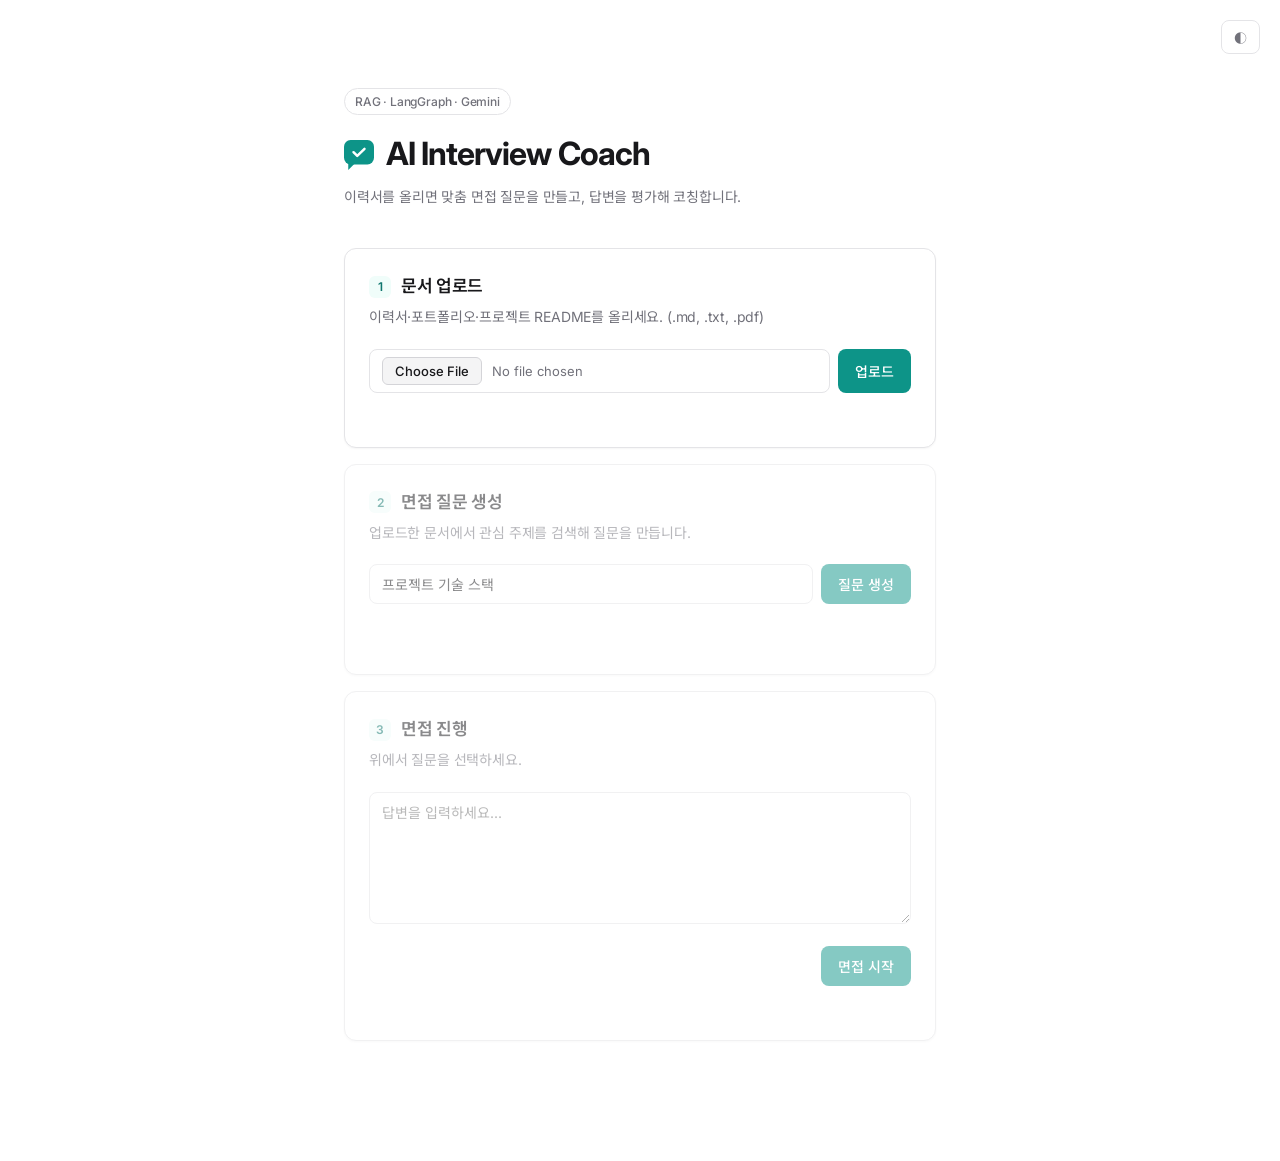
<file: static/index.html>
<!DOCTYPE html>
<html lang="ko">
<head>
  <meta charset="UTF-8">
  <meta name="viewport" content="width=device-width, initial-scale=1.0">
  <title>AI Interview Coach</title>
  <link rel="icon" href="/static/favicon.svg" type="image/svg+xml">
  <link rel="preconnect" href="https://fonts.googleapis.com">
  <link rel="preconnect" href="https://fonts.gstatic.com" crossorigin>
  <link href="https://fonts.googleapis.com/css2?family=Inter:wght@400;500;600;700&family=Noto+Sans+KR:wght@400;500;700&display=swap" rel="stylesheet">
  <link rel="stylesheet" href="/static/style.css">
</head>
<body>
  <div class="toggles">
    <button id="theme-toggle" aria-label="테마 전환" title="라이트/다크 전환">◐</button>
  </div>

  <header>
    <div class="badge">RAG · LangGraph · Gemini</div>
    <h1>
      <!-- fill을 var(--accent)로 두어 다크 모드에서 밝은 틸로 함께 바뀐다 -->
      <svg class="logo" viewBox="0 0 64 64" fill="none" aria-hidden="true">
        <rect width="64" height="52" rx="14" fill="var(--accent)"/>
        <path d="M9 50 L9 64 L23 50 Z" fill="var(--accent)"/>
        <path d="M20.25 26 L28.25 34 L43.75 19" stroke="var(--accent-fg)" stroke-width="5.25" stroke-linecap="round" stroke-linejoin="round"/>
      </svg>
      AI Interview Coach
    </h1>
    <p class="subtitle">이력서를 올리면 맞춤 면접 질문을 만들고, 답변을 평가해 코칭합니다.</p>
  </header>

  <main>
    <!-- STEP 1: 문서 업로드 -->
    <section class="card" id="step-upload">
      <div class="step-head"><span class="step-num">1</span><h2>문서 업로드</h2></div>
      <p class="hint">이력서·포트폴리오·프로젝트 README를 올리세요. (.md, .txt, .pdf)</p>
      <div class="upload-row">
        <input type="file" id="file-input" accept=".md,.txt,.pdf">
        <button id="upload-btn">업로드</button>
      </div>
      <div class="status" id="upload-status"></div>
    </section>

    <!-- STEP 2: 질문 생성 -->
    <section class="card disabled" id="step-questions">
      <div class="step-head"><span class="step-num">2</span><h2>면접 질문 생성</h2></div>
      <p class="hint">업로드한 문서에서 관심 주제를 검색해 질문을 만듭니다.</p>
      <div class="upload-row">
        <input type="text" id="query-input" placeholder="예: JWT 인증 경험, 프로젝트 트러블슈팅" value="프로젝트 기술 스택">
        <button id="generate-btn">질문 생성</button>
      </div>
      <div class="status" id="generate-status"></div>
      <ul class="question-list" id="question-list"></ul>
    </section>

    <!-- STEP 3: 멀티턴 면접 -->
    <section class="card disabled" id="step-interview">
      <div class="step-head">
        <span class="step-num">3</span>
        <h2>면접 진행</h2>
        <span class="turn-badge" id="turn-badge" hidden></span>
      </div>
      <p class="hint" id="interview-hint">위에서 질문을 선택하세요.</p>

      <!-- 턴이 쌓이는 대화 타임라인 -->
      <div id="timeline"></div>

      <!-- 현재 답해야 할 질문 (세션 진행 중에만 보임) -->
      <div class="current-question" id="current-question" hidden></div>

      <div id="answer-area">
        <textarea id="answer-input" placeholder="답변을 입력하세요..." rows="5"></textarea>
        <div class="answer-actions">
          <!-- 남은 턴을 채우지 않고 중간에 끝낼 수 있는 유일한 출구 -->
          <button id="end-session-btn" class="secondary" hidden>면접 종료</button>
          <button id="submit-btn">면접 시작</button>
        </div>
      </div>

      <div class="status" id="interview-status"></div>

      <!-- 고정 지식에 근거가 없어 채점을 보류했을 때 (Phase 17).
           이어갈지 끝낼지는 사용자가 정한다 -->
      <div class="session-end" id="scope-choice" hidden>
        <p id="scope-message"></p>
        <button id="scope-continue-btn">다른 질문으로 계속하기</button>
        <button id="scope-end-btn" class="secondary">면접 종료</button>
      </div>

      <!-- 세션 종료 안내 -->
      <div class="session-end" id="session-end" hidden>
        <p id="end-message"></p>
        <button id="summary-btn" class="secondary">요약 다시 보기</button>
        <button id="restart-btn">다른 질문으로 다시 시작</button>
      </div>
    </section>
  </main>

  <!-- 면접이 끝나면 전체를 한 화면에서 되짚어 볼 수 있게 하는 요약.
       타임라인은 위아래로 길어서 흐름과 총평이 한눈에 안 들어온다 -->
  <div class="modal-backdrop" id="summary-modal" hidden>
    <div class="modal" role="dialog" aria-modal="true" aria-labelledby="summary-title">
      <div class="modal-head">
        <h3 id="summary-title">모의 면접 요약</h3>
        <button id="summary-close" class="icon-btn" aria-label="닫기">&times;</button>
      </div>
      <div class="modal-body" id="summary-body"></div>
      <div class="modal-foot">
        <button id="summary-close-btn" class="secondary">닫고 기록 보기</button>
        <button id="summary-restart-btn">다른 질문으로 다시 시작</button>
      </div>
    </div>
  </div>

  <script src="/static/app.js"></script>
</body>
</html>
</file>
<file: static/style.css>
/* ===== 테마 변수 =====
   무채색으로 위계를 만들고, 포인트색(틸)은 조작할 수 있는 곳과
   상태 표시에만 쓴다.

   무채색 안(neutral)도 비교용으로 정의를 남겨뒀다.
   `<html data-accent="neutral">`로 두면 검정 액센트로 바뀐다. */

:root {
  /* 무채색 위계 (light) */
  --bg: #ffffff;
  --surface: #fafafa;
  --card: #ffffff;
  --border: #e4e4e7;
  --border-strong: #d4d4d8;
  --text: #18181b;
  --text-soft: #71717a;
  --text-faint: #a1a1aa;

  /* 포인트색 */
  --accent: #0d9488;
  --accent-fg: #ffffff;        /* 액센트 배경 위에 올라가는 글자색 */
  --accent-soft: #f0fdfa;
  --accent-text: #0f766e;

  /* 보조 버튼용 회색. 입력창 배경과 구분되도록 한 단계 어둡다 */
  --subtle-bg: #f4f4f5;

  /* 점수 뱃지. 화면에서 유일하게 색이 살아있는 자리 */
  --good: #15803d; --good-bg: #f0fdf4; --good-border: #bbf7d0;
  --mid:  #b45309; --mid-bg:  #fffbeb; --mid-border:  #fde68a;
  --bad:  #b91c1c; --bad-bg:  #fef2f2; --bad-border:  #fecaca;

  --radius: 12px;
  --radius-sm: 8px;
  /* 그림자는 거의 쓰지 않는다. 경계는 border가 만든다 */
  --shadow: 0 1px 2px rgba(0, 0, 0, 0.04);
}

/* 비교용 무채색 안 */
:root[data-accent="neutral"] {
  --accent: #18181b;
  --accent-fg: #ffffff;
  --accent-soft: #f4f4f5;
  --accent-text: #18181b;
}

:root[data-theme="dark"] {
  --bg: #09090b;
  --surface: #18181b;
  --card: #18181b;
  --border: #27272a;
  --border-strong: #3f3f46;
  --text: #fafafa;
  --text-soft: #a1a1aa;
  --text-faint: #71717a;

  /* 어두운 배경에서는 밝은 틸이라야 대비가 선다 */
  --accent: #2dd4bf;
  --accent-fg: #06201c;
  --accent-soft: #133b36;
  --accent-text: #5eead4;

  --subtle-bg: #27272a;

  --good: #4ade80; --good-bg: #14261a; --good-border: #1c4529;
  --mid:  #fbbf24; --mid-bg:  #271d0d; --mid-border:  #4a3410;
  --bad:  #f87171; --bad-bg:  #2a1515; --bad-border:  #4c1d1d;

  --shadow: none;
}

/* 다크에서 무채색 안은 흰 버튼 + 검은 글씨로 뒤집힌다 */
:root[data-theme="dark"][data-accent="neutral"] {
  --accent: #fafafa;
  --accent-fg: #18181b;
  --accent-soft: #27272a;
  --accent-text: #fafafa;
}

/* ===== 기본 ===== */
* { box-sizing: border-box; }

/* hidden 속성은 브라우저 기본 스타일의 display:none으로 동작하는데,
   CSS에서 display를 명시한 요소(예: display:flex)에서는 그 규칙이 우선해
   hidden이 무시된다. 숨김은 항상 이기도록 못박는다 */
[hidden] { display: none !important; }

html { background: var(--bg); }
body {
  margin: 0;
  font-family: "Inter", "Noto Sans KR", -apple-system, BlinkMacSystemFont, sans-serif;
  background-color: var(--bg);
  color: var(--text);
  line-height: 1.6;
  -webkit-font-smoothing: antialiased;
  letter-spacing: -0.011em;
  min-height: 100vh;
}

/* ===== 상단 토글 ===== */
.toggles {
  position: fixed;
  top: 20px; right: 20px;
  display: flex; gap: 8px;
  z-index: 10;
}
.toggles button {
  height: 34px;
  padding: 0 12px;
  border-radius: var(--radius-sm);
  border: 1px solid var(--border);
  background: var(--card);
  color: var(--text-soft);
  font-size: 13px; font-weight: 500; font-family: inherit;
  cursor: pointer;
  display: flex; align-items: center; gap: 6px;
  transition: color 0.12s, border-color 0.12s;
}
.toggles button:hover { color: var(--text); border-color: var(--border-strong); }
.swatch {
  width: 10px; height: 10px; border-radius: 50%;
  background: var(--accent);
  border: 1px solid var(--border);
}

/* ===== 헤더 ===== */
header {
  max-width: 640px;
  margin: 0 auto;
  padding: 88px 24px 40px;
}
.badge {
  display: inline-block;
  font-size: 12px; font-weight: 500;
  color: var(--text-soft);
  border: 1px solid var(--border);
  padding: 3px 10px;
  border-radius: 100px;
  margin-bottom: 20px;
}
header h1 {
  margin: 0;
  font-size: 32px;
  font-weight: 700;
  letter-spacing: -0.03em;
  line-height: 1.2;
  display: flex;
  align-items: center;
  gap: 12px;
}
/* 말풍선 꼬리가 아래로 뻗어 있어, 글자와 시각적 중심을 맞추려면 살짝 올려야 한다 */
.logo { width: 30px; height: 30px; flex-shrink: 0; margin-top: 2px; }
.subtitle {
  color: var(--text-soft);
  margin: 12px 0 0;
  font-size: 14px;
}

/* ===== 레이아웃 ===== */
main {
  max-width: 640px;
  margin: 0 auto;
  padding: 0 24px 120px;
  display: flex;
  flex-direction: column;
  gap: 16px;
}

/* ===== 카드 ===== */
.card {
  background: var(--card);
  border: 1px solid var(--border);
  border-radius: var(--radius);
  padding: 24px;
  box-shadow: var(--shadow);
  transition: opacity 0.2s;
}
.card.disabled {
  opacity: 0.5;
  pointer-events: none;
}

.step-head { display: flex; align-items: center; gap: 10px; margin-bottom: 4px; }
.step-num {
  display: inline-flex; align-items: center; justify-content: center;
  width: 22px; height: 22px; border-radius: 6px;
  background: var(--accent-soft); color: var(--accent-text);
  font-weight: 600; font-size: 12px;
}
.step-head h2 {
  margin: 0; font-size: 17px; font-weight: 600;
  letter-spacing: -0.02em;
}
.hint { color: var(--text-soft); font-size: 14px; margin: 6px 0 20px; }

/* ===== 입력 요소 ===== */
.upload-row { display: flex; gap: 8px; align-items: stretch; }
input[type="text"], input[type="file"], textarea {
  flex: 1;
  padding: 9px 12px;
  border: 1px solid var(--border);
  border-radius: var(--radius-sm);
  font-size: 14px; font-family: inherit;
  background: var(--bg);
  color: var(--text);
  transition: border-color 0.12s;
}
input[type="text"]:focus, textarea:focus {
  outline: none;
  border-color: var(--text-faint);
}
input[type="file"] { padding: 7px 12px; cursor: pointer; font-size: 13px; color: var(--text-soft); }
/* 입력창과 같은 흰색이면 버튼인지 안 보인다. 한 단계 어두운 회색으로 구분한다
   (포인트색은 주요 액션에만 쓰고, 파일 선택 같은 보조 동작에는 쓰지 않는다) */
input[type="file"]::-webkit-file-upload-button {
  border: 1px solid var(--border-strong); background: var(--subtle-bg); color: var(--text);
  padding: 5px 12px; border-radius: 6px; margin-right: 10px;
  font-weight: 500; cursor: pointer; font-family: inherit; font-size: 13px;
  transition: background 0.12s;
}
input[type="file"]::-webkit-file-upload-button:hover { background: var(--border); }
textarea { width: 100%; resize: vertical; margin-bottom: 12px; line-height: 1.6; }

/* 답변 제출 버튼은 입력창 오른쪽 아래에 둔다.
   글을 다 쓰고 시선이 끝나는 자리라 다음 동작을 찾기 쉽다 */
#answer-area { display: flex; flex-direction: column; align-items: flex-end; }
#answer-area textarea { width: 100%; }
/* 종료는 제출 왼쪽에 둔다. 주 동작(제출)이 시선이 끝나는 오른쪽 끝을 지키고,
   되돌릴 수 없는 종료는 한 칸 물러나 있어야 잘못 누를 일이 줄어든다 */
.answer-actions { display: flex; gap: 8px; align-items: center; margin-top: 10px; }

/* 세션이 도는 동안 질문 목록을 눌리지 않게 한다.
   왜 안 되는지 문구로 설명하는 대신 잠긴 모습으로 보여준다 */
.question-list.locked li { pointer-events: none; opacity: 0.45; }

button {
  padding: 9px 16px;
  border: 1px solid transparent;
  border-radius: var(--radius-sm);
  background: var(--accent); color: var(--accent-fg);
  font-size: 14px; font-weight: 500; font-family: inherit;
  cursor: pointer; white-space: nowrap;
  transition: opacity 0.12s;
}
button:hover { opacity: 0.85; }
button:disabled { opacity: 0.4; cursor: not-allowed; }

/* ===== 상태 메시지 ===== */
.status { font-size: 13px; margin-top: 12px; min-height: 18px; color: var(--text-soft); }
.status.loading { color: var(--text-soft); }
.status.error { color: var(--bad); font-weight: 500; }
/* 완료 메시지는 그냥 지나치기 쉬워 포인트색과 체크 표시로 눈에 띄게 한다 */
.status.success { color: var(--accent-text); }
.status.success::before { content: "✓"; margin-right: 5px; font-weight: 700; }
/* 핵심 문구(예: "업로드 완료:")만 굵게. 파일명·수치는 보통 굵기로 둔다 */
.status strong { font-weight: 700; }

/* ===== 질문 리스트 ===== */
.question-list { list-style: none; padding: 0; margin: 16px 0 0; display: flex; flex-direction: column; gap: 6px; }
.question-list li {
  padding: 12px 14px;
  /* 왼쪽만 굵게 두되, 선택 전에도 보이도록 회색을 준다.
     transparent로 두면 그 변만 선이 사라진 것처럼 보인다 */
  border: 1px solid var(--border);
  border-left: 3px solid var(--border-strong);
  border-radius: var(--radius-sm);
  cursor: pointer; font-size: 14px;
  color: var(--text-soft);
  transition: border-color 0.12s, color 0.12s, background 0.12s;
}
.question-list li:hover {
  border-color: var(--border-strong);
  border-left-color: var(--accent);
  color: var(--text);
}
.question-list li.selected {
  border-color: var(--border);
  border-left-color: var(--accent);
  background: var(--accent-soft);
  color: var(--text);
  font-weight: 500;
}

/* ===== 멀티턴 면접 ===== */
.step-head .turn-badge {
  margin-left: auto;
  font-size: 12px; font-weight: 500;
  color: var(--text-soft);
  border: 1px solid var(--border);
  padding: 2px 9px; border-radius: 100px;
}

/* 지금 답해야 할 질문 */
.current-question {
  margin: 16px 0 14px;
  padding: 14px 16px;
  border-radius: var(--radius-sm);
  background: var(--surface);
  border: 1px solid var(--border);
  border-left: 2px solid var(--accent);
}
.current-question .q-label {
  display: block;
  font-size: 11px; font-weight: 600; letter-spacing: 0.02em;
  color: var(--text-faint);
  margin-bottom: 5px;
  text-transform: uppercase;
}
/* 글자 크기는 위 카드의 질문 목록(.question-list li)과 맞춘다.
   같은 질문이 카드를 건너와도 크기가 달라지지 않게 */
.current-question p { margin: 0; font-size: 14px; font-weight: 500; line-height: 1.6; }

/* 턴이 쌓이는 타임라인 */
#timeline { margin-top: 16px; }
.turn {
  border: 1px solid var(--border);
  border-radius: var(--radius);
  padding: 18px;
  margin-bottom: 12px;
  animation: fadeUp 0.25s ease;
}
.turn-head {
  display: flex; align-items: center; gap: 10px;
  flex-wrap: wrap;
  margin-bottom: 14px;
}
.turn-no {
  font-size: 12px; font-weight: 600;
  color: var(--text-faint);
  text-transform: uppercase; letter-spacing: 0.03em;
}
.turn-head .score-row { margin: 0 0 0 auto; }

/* 질문/답변 */
.bubble {
  padding: 11px 13px;
  border-radius: var(--radius-sm);
  margin-bottom: 8px;
  background: var(--surface);
}
.bubble.a { background: transparent; border: 1px solid var(--border); }
.bubble-label {
  display: block;
  font-size: 11px; font-weight: 600; letter-spacing: 0.02em;
  color: var(--text-faint);
  margin-bottom: 3px;
  text-transform: uppercase;
}
.bubble p { margin: 0; font-size: 14px; line-height: 1.6; }

.turn-result { margin-top: 14px; padding-top: 14px; border-top: 1px solid var(--border); }
.turn-result h4 {
  margin: 14px 0 4px; font-size: 12px; font-weight: 600;
  color: var(--text-faint);
  text-transform: uppercase; letter-spacing: 0.03em;
}
.turn-result ul { margin: 4px 0; padding-left: 18px; font-size: 14px; color: var(--text-soft); }
.turn-result ul li { margin-bottom: 3px; }
.turn-result > p { margin: 4px 0; font-size: 14px; color: var(--text-soft); }

/* 세션 종료 */
.session-end {
  margin-top: 16px; padding: 20px;
  border-radius: var(--radius);
  border: 1px solid var(--border);
  background: var(--surface);
  text-align: center;
}
.session-end p {
  margin: 0 0 14px;
  color: var(--text); font-weight: 500; font-size: 14px;
}

/* 턴 카드가 나타날 때 */
@keyframes fadeUp { from { opacity: 0; transform: translateY(4px); } to { opacity: 1; transform: translateY(0); } }

/* ===== 점수 뱃지 (화면에서 유일하게 색이 있는 자리) ===== */
.score-row { display: flex; gap: 6px; flex-wrap: wrap; }
.score-badge {
  padding: 3px 9px; border-radius: 6px;
  font-size: 12px; font-weight: 500;
  border: 1px solid transparent;
  font-variant-numeric: tabular-nums;
}
.score-badge.good { background: var(--good-bg); color: var(--good); border-color: var(--good-border); }
.score-badge.mid  { background: var(--mid-bg);  color: var(--mid);  border-color: var(--mid-border); }
.score-badge.bad  { background: var(--bad-bg);  color: var(--bad);  border-color: var(--bad-border); }

/* ===== 연차 레벨 뱃지 ===== */
.level-badge {
  padding: 3px 9px; border-radius: 6px;
  font-size: 12px; font-weight: 500;
  border: 1px solid var(--border-strong);
  color: var(--text-soft);
}
/* 레벨은 점수와 달리 우열이 아니라 성격에 가까우므로, 색을 세게 쓰지 않고
   시니어만 포인트색으로 구분한다 */
.level-badge.senior { border-color: var(--accent); color: var(--accent-text); }

/* ===== 감점 내역 ===== */
/* 근거가 없어 채점을 보류했을 때의 안내 (Phase 17).
   점수 대신 나오는 자리라 오류처럼 보이지 않게 중립적인 톤으로 둔다 */
.scope-notice {
  margin: 0 0 4px; padding: 14px 16px;
  border-radius: var(--radius-sm);
  background: var(--subtle-bg);
  border: 1px solid var(--border);
  color: var(--text-soft);
}
/* 주 동작이 아닌 버튼. 되돌릴 수 없는 동작(종료)이 제출보다 눈에 띄면 안 된다 */
button.secondary {
  background: transparent;
  color: var(--text-soft);
  border: 1px solid var(--border);
}
button.secondary:hover {
  background: var(--subtle-bg);
  color: var(--text);
}
#scope-choice button.secondary { margin-left: 8px; }

.deductions {
  margin-top: 14px; padding: 14px 16px;
  border-radius: var(--radius-sm);
  background: var(--surface);
  border: 1px solid var(--border);
}
.deductions h4 { margin-top: 0; }
.deductions ul { list-style: none; padding: 0; margin: 6px 0 0; }
.deductions li {
  display: flex; gap: 8px; align-items: baseline;
  font-size: 14px; color: var(--text-soft);
  margin-bottom: 6px;
}
.deductions li:last-child { margin-bottom: 0; }
/* 점수 뱃지와 같은 형태로 맞춘다. 기술·완성도가 초록 칩으로 보이니
   감점도 같은 문법의 빨간 칩이어야 "점수를 깎은 값"으로 바로 읽힌다 */
.deduct-points {
  flex-shrink: 0;
  padding: 3px 9px; border-radius: 6px;
  font-size: 12px; font-weight: 600;
  background: var(--bad-bg);
  color: var(--bad);
  border: 1px solid var(--bad-border);
  font-variant-numeric: tabular-nums;
  min-width: 34px;
  text-align: center;
}

/* ===== 코칭 블록 ===== */
.coaching {
  margin-top: 16px; padding: 16px;
  border-radius: var(--radius-sm);
  background: var(--surface);
  border: 1px solid var(--border);
}
.coaching .tag {
  display: inline-block;
  font-size: 11px; font-weight: 600; letter-spacing: 0.02em;
  color: var(--accent-text);
  border: 1px solid var(--border);
  background: var(--card);
  padding: 2px 9px; border-radius: 100px; margin-bottom: 10px;
  text-transform: uppercase;
}
.coaching h4 { color: var(--text); margin-top: 12px; text-transform: none; letter-spacing: -0.01em; font-size: 14px; }
.coaching h4:first-of-type { margin-top: 0; }
.coaching p { font-size: 14px; color: var(--text-soft); margin: 4px 0; }
.coaching ul { font-size: 14px; color: var(--text-soft); }

.sources {
  font-size: 12px; color: var(--text-faint);
  margin-top: 16px; padding-top: 12px;
  border-top: 1px solid var(--border);
}

/* ===== 종료 후 요약 모달 ===== */
body.modal-open { overflow: hidden; }
.modal-backdrop {
  position: fixed; inset: 0; z-index: 50;
  display: flex; align-items: center; justify-content: center;
  padding: 24px;
  background: rgba(0, 0, 0, 0.45);
}
.modal {
  display: flex; flex-direction: column;
  width: 100%; max-width: 640px; max-height: 85vh;
  background: var(--card);
  border: 1px solid var(--border);
  border-radius: var(--radius);
  box-shadow: 0 20px 50px rgba(0, 0, 0, 0.25);
}
.modal-head {
  display: flex; align-items: center; justify-content: space-between;
  padding: 20px 24px 14px;
  border-bottom: 1px solid var(--border);
}
.modal-head h3 { margin: 0; font-size: 17px; }
.icon-btn {
  background: transparent; border: none; color: var(--text-faint);
  font-size: 22px; line-height: 1; padding: 2px 8px; cursor: pointer;
}
.icon-btn:hover { color: var(--text); background: transparent; }
/* 턴이 쌓이면 길어지므로 본문만 스크롤하고 머리말·꼬리말은 고정한다 */
.modal-body { overflow-y: auto; padding: 18px 24px; }
.modal-foot {
  display: flex; justify-content: flex-end; gap: 8px;
  padding: 14px 24px 20px;
  border-top: 1px solid var(--border);
}

.summary-overview {
  display: flex; gap: 10px; flex-wrap: wrap;
  margin-bottom: 18px;
}
.summary-stat {
  flex: 1; min-width: 110px;
  padding: 12px 14px;
  background: var(--subtle-bg);
  border: 1px solid var(--border);
  border-radius: var(--radius-sm);
}
.summary-stat-label { display: block; font-size: 12px; color: var(--text-faint); margin-bottom: 4px; }
.summary-stat strong { font-size: 20px; font-variant-numeric: tabular-nums; }
.summary-stat strong.good { color: var(--good); }
.summary-stat strong.mid  { color: var(--mid); }
.summary-stat strong.bad  { color: var(--bad); }

/* 턴별 점수 흐름. 스크롤하지 않고도 어느 턴에서 흔들렸는지 보이게 한다 */
.summary-trend-caption {
  margin: 0 0 6px;
  font-size: 12px; font-weight: 600; color: var(--text-faint);
}
.summary-trend {
  display: flex; align-items: stretch; gap: 6px;
  margin-bottom: 18px; flex-wrap: wrap;
}
.summary-trend-item {
  flex: 1; min-width: 82px;
  display: flex; flex-direction: column; gap: 3px;
  padding: 9px 10px;
  border: 1px solid var(--border);
  border-radius: var(--radius-sm);
}
.summary-trend-label { font-size: 11px; color: var(--text-faint); }
.summary-trend-score {
  font-size: 15px; font-weight: 600;
  font-variant-numeric: tabular-nums;
}
.summary-trend-score.good { color: var(--good); }
.summary-trend-score.mid  { color: var(--mid); }
.summary-trend-score.bad  { color: var(--bad); }
.summary-trend-score.none { color: var(--text-faint); }
.summary-trend-sep {
  align-self: center;
  color: var(--text-faint); font-size: 15px;
}

/* 채점된 턴 묶음과 보류 묶음을 가르는 표지.
   보류는 면접 기록이 아니라 "왜 채점하지 못했는지"에 대한 설명이라 따로 둔다 */
.summary-held-heading {
  margin: 22px 0 0;
  padding-top: 16px;
  border-top: 1px solid var(--border);
  font-size: 12px; font-weight: 600; color: var(--text-faint);
}
.summary-held-heading + .summary-turn { border-top: none; padding-top: 8px; }

.summary-turn {
  padding: 16px 0;
  border-top: 1px solid var(--border);
}
.summary-turn-head { display: flex; align-items: center; gap: 8px; flex-wrap: wrap; margin-bottom: 10px; }
.summary-field { margin-bottom: 10px; }
.summary-field:last-child { margin-bottom: 0; }
.summary-field > span {
  display: block; font-size: 12px; font-weight: 600;
  color: var(--text-faint); margin-bottom: 3px;
}
.summary-field p { margin: 0; font-size: 14px; color: var(--text-soft); }
.summary-field ul { margin: 0; padding-left: 18px; font-size: 14px; color: var(--text-soft); }

/* ===== 반응형 ===== */
@media (max-width: 560px) {
  header { padding: 64px 20px 28px; }
  header h1 { font-size: 26px; }
  main { padding: 0 20px 80px; }
  .card { padding: 20px; }
  .upload-row { flex-direction: column; }
  .upload-row button { width: 100%; }
  .toggles { top: 12px; right: 12px; }
  .modal-backdrop { padding: 12px; }
  .modal { max-height: 92vh; }
  .modal-head, .modal-body, .modal-foot { padding-left: 16px; padding-right: 16px; }
  .summary-overview { gap: 8px; }
}
</file>
